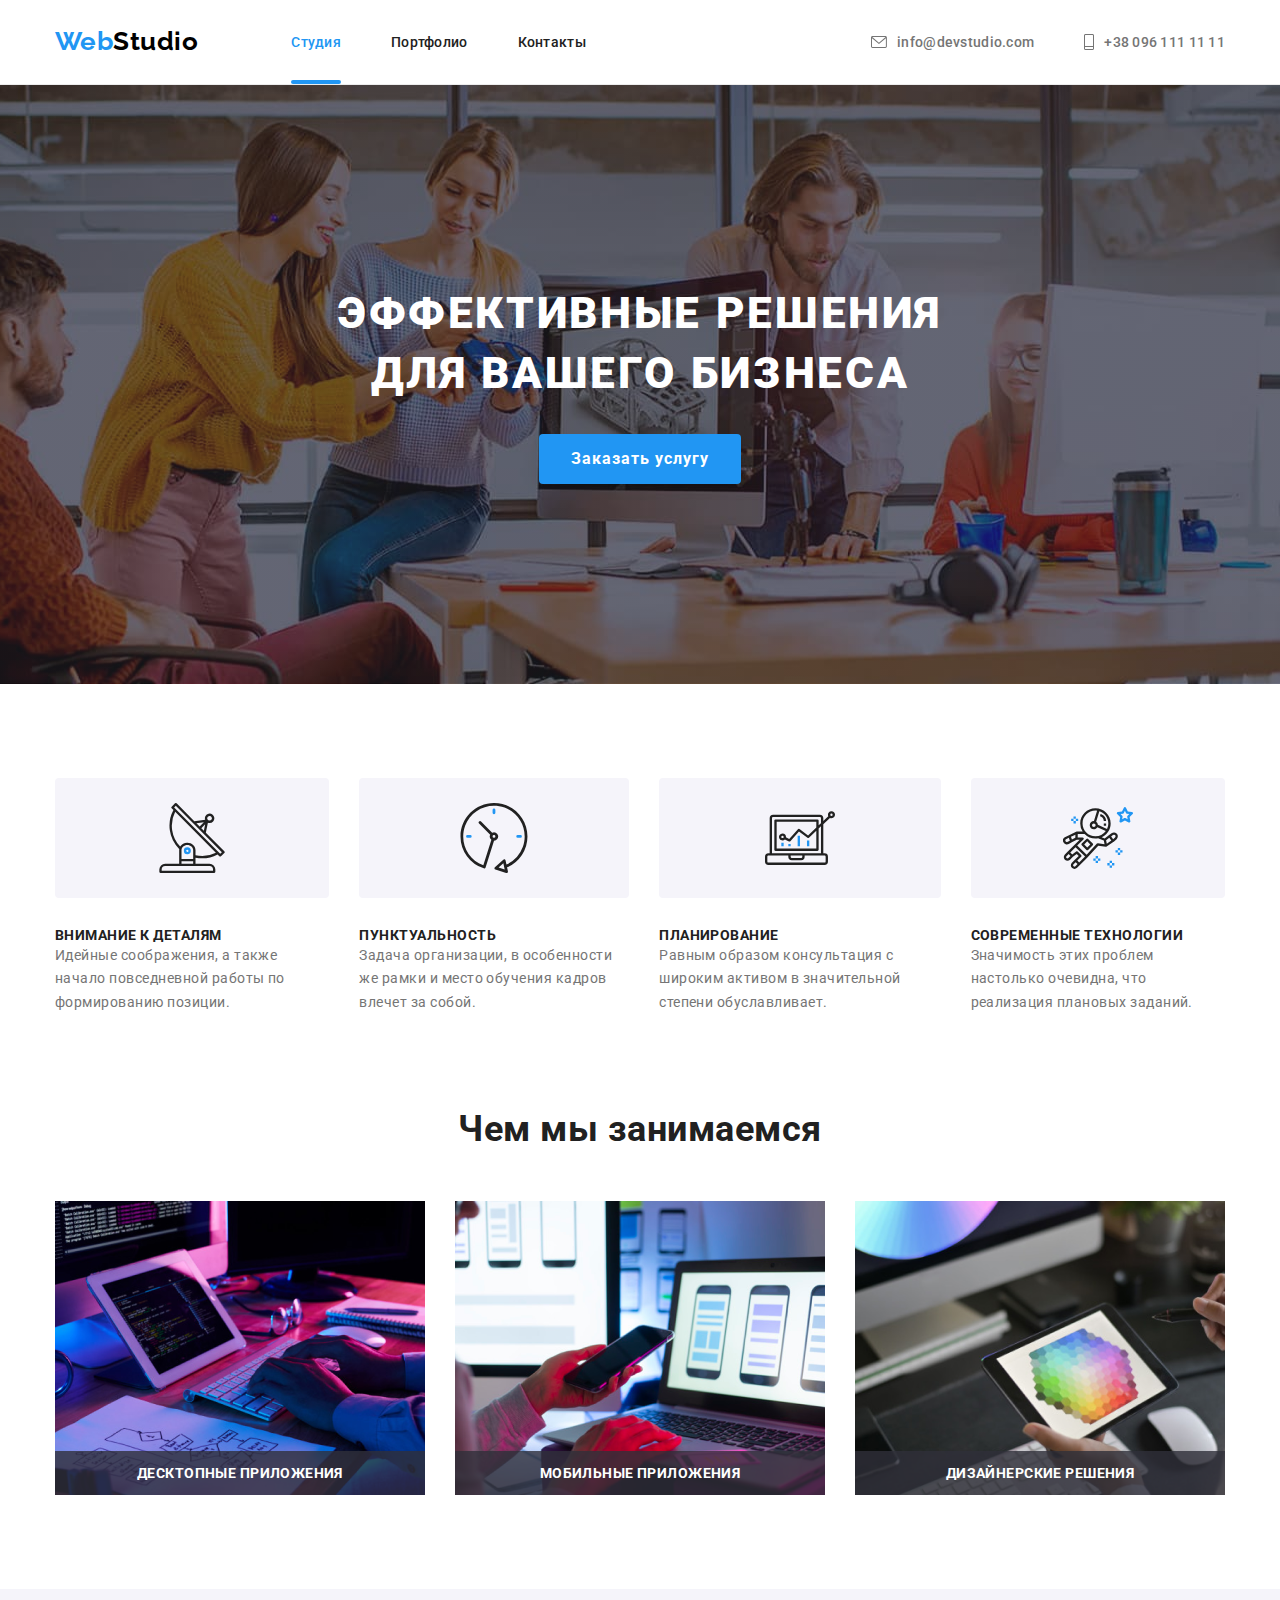
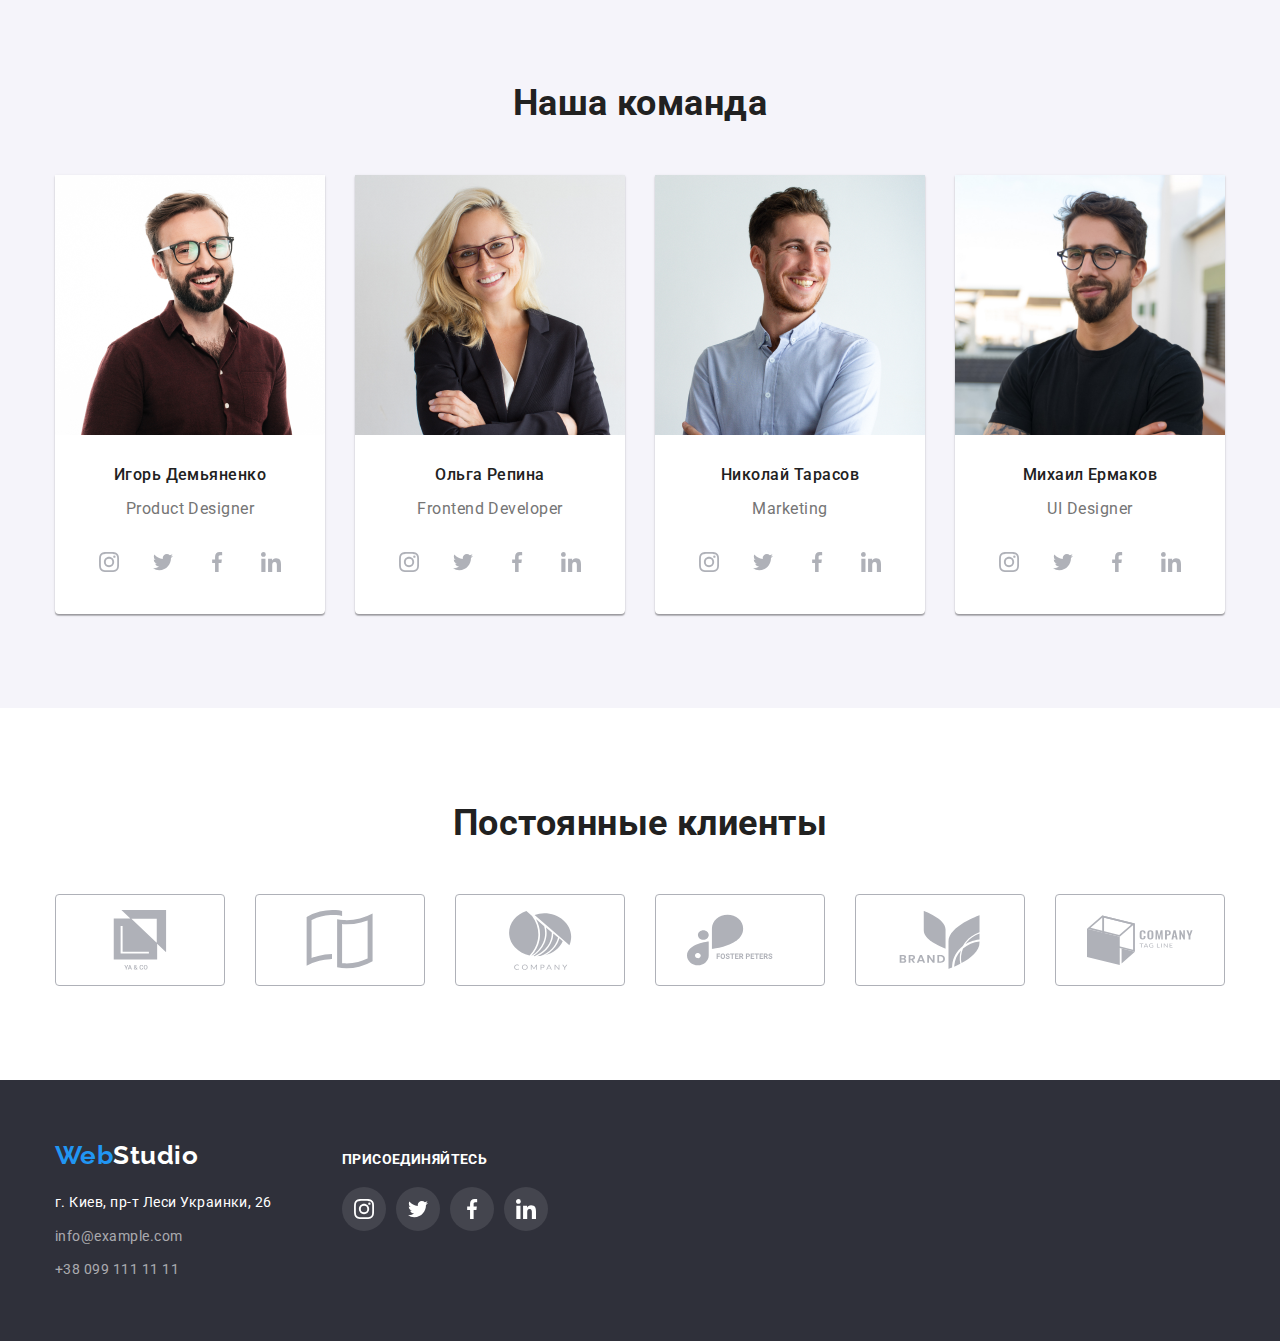
<file: index.html>
<!DOCTYPE html>
<html lang="ru">
<head>
    <meta charset="UTF-8">
    <meta http-equiv="X-UA-Compatible" content="IE=edge">
    <meta name="viewport" content="width=device-width, initial-scale=1.0">
    <link rel="stylesheet" href="./css/modern-normalize.css">
    <link rel="stylesheet" href="./css/styles.css">
    <link href="https://fonts.googleapis.com/css2?family=Raleway:wght@700&family=Roboto:wght@400;500;700;900&display=swap"
        rel="stylesheet">
        <title>Главная</title>
    </head>
    <body>
        <!--Заголовок-->
        
        <header>
            <div class="conteiner main-nav">
            <a href="./index.html" class="logo"><span class="logo-text">Web</span>Studio</a>
            <nav class="menu-nav">            
                <ul class="site-nav list">
                    <li class="item"><a href="./index.html" class="link current">Студия</a></li>
                    <li class="item"><a href="./portfolio.html" class="link">Портфолио</a></li>
                    <li class="item"><a href="" class="link">Контакты</a></li>
                </ul>
             </nav>
                <ul class="auth list">
                    <li class="item"><a href="mailto:info@devstudio.com" class="link">
                        <svg class="link-envelop" width="16" height="12">
                            <use href="images/icons.svg#icon-envelope"></use>
                        </svg>
                        info@devstudio.com</a></li> 
                    <li class="item"><a href="tel:+380961111111" class="link">
                        <svg class="link-tel" width="10" height="16"  >
                            <use href="images/icons.svg#icon-telefon"></use>
                        </svg>+38 096 111 11 11</a></li>
                </ul>
            </div>
        </header> 
       
        <!--  блок заказа услуг -->
        <main>
                                    
                        <section class="hero">
                            <div class="conteiner">
                            <h1 class="hero-title">Эффективные решения <br /> для вашего бизнеса</h1>
                            <button type="button" class="hero-button" data-modal-close>Заказать услугу</button>
                            <div class="backdrop is-hidden" data-modal>
                                <div class="modal">
                                  <button class="button-modal " data-modal-open>                                   
                                  </button>  
                                </div>
                            </div>
                        </div>
                        </section>
                    <!----------------- Мейн инфо блок ------------------->
                    <section class="section  feature">
                        <!--<h2>Особенности</h2>  скрытый заголовок-->
                        <div class="conteiner">
                        <ul class="feature-list list">
                            <li class="item">
                                <div class="icon-conteiner">
                                <svg class="future-icon">
                                    <use href="images/icons.svg#icon-antenna-1"></use>
                                </svg>
                                </div>
                                <h3 class="feature-title">Внимание к деталям</h3>
                                <p class="feature-text">Идейные соображения, а также начало повседневной работы по формированию позиции.</p>
                            </li>
                            <li class="item">
                                <div class="icon-conteiner">
                                    <svg class="future-icon">
                                        <use href="images/icons.svg#icon-clock-1"></use>
                                    </svg>
                                </div>
                                <h3 class="feature-title">Пунктуальность</h3>
                                <p class="feature-text">Задача организации, в особенности же рамки и место обучения кадров влечет за собой.</p>
                            </li>
                            <li class="item">
                                <div class="icon-conteiner">
                                    <svg class="future-icon">
                                        <use href="images/icons.svg#icon-diagram-1"></use>
                                    </svg>
                                </div>
                                <h3 class="feature-title">Планирование</h3>
                                <p class="feature-text">Равным образом консультация с широким активом в значительной степени обуславливает.</p>
                            </li>
                            <li class="item">
                                <div class="icon-conteiner">
                                    <svg class="future-icon">
                                        <use href="images/icons.svg#icon-astronaut-1"></use>
                                    </svg>
                                </div>
                                <h3 class="feature-title">Современные технологии</h3>
                                <p class="feature-text">Значимость этих проблем настолько очевидна, что реализация плановых заданий.</p>
                            </li>
                        </ul>
                        </div>
                    </section>
                    <!-- ------------ Чем мы занимаемся ----------------->
                    <section class="section  doing">
                        <div class="conteiner">
                        <h2 class="doing-title">Чем мы занимаемся</h2>
                        <ul class="doing-list list">
                            <li class="item">
                                <div class="thumb-doing">
                                    <h3 class="doing-cards-title">Десктопные приложения</h3>
                                </div>
                                <img src="./images/job1.png" alt="box1" width="370" height="294"></li>
                            <li class="item">
                                <div class="thumb-doing">
                                    <h3 class="doing-cards-title">Мобильные приложения</h3>
                                </div>
                                <img src="./images/job2.png" alt="box2" wi  dth="370" height="294"></li>
                            <li class="item">
                                <div class="thumb-doing">
                                    <h3 class="doing-cards-title">Дизайнерские решения</h3>
                                </div>
                                <img src="./images/job3.png" alt="box3" width="370" height="294"></li>
                        </ul>
                        </div>
                    </section>
                    <!--------------Секция - Наша команда---------------->
                    <section class="section  team-section">
                        <div class="conteiner">
                        <h2 class="team-title">Наша команда</h2>
                        <ul class="team list">
                            <li class="item"><img src="./images/mate1.png" alt="Игорь Демьяненко" width="270" height="260">
                                <div class="team-frame">
                                <h3 class="members-name">Игорь Демьяненко</h3>
                                <p class="profession" lang="en">Product Designer</p>
                                <ul class="team-social list">
                                    <li class="item"><a href="" class="social-link">
                                        <svg class="icon-diagram-1" width="20" height="20">
                                            <use href="images/icons.svg#icon-instagram-2"></use>
                                        </svg>
                                    </a></li>
                                    <li class="item"><a href="" class="social-link">
                                        <svg class="icon-diagram-1" width="20" height="20">
                                            <use href="images/icons.svg#icon-twitter-1"></use>
                                        </svg>
                                    </a></li>
                                    <li class="item"><a href="" class="social-link">
                                        <svg class="icon-diagram-1" width="20" height="20">
                                            <use href="images/icons.svg#icon-facebook-1"></use>
                                        </svg>
                                    </a></li>
                                    <li class="item"><a href="" class="social-link">
                                        <svg class="icon-diagram-1" width="20" height="20">
                                            <use href="images/icons.svg#icon-linkedin-1"></use>
                                        </svg>
                                    </a></li>
                                </ul>
                                </div>
                            </li>
                            <li class="item"><img src="./images/mate2.png" alt="Ольга Репина" width="270" height="260">
                                <div class="team-frame">
                                <h3 class="members-name">Ольга Репина</h3>
                                <p class="profession" lang="en">Frontend Developer</p>
                                <ul class="team-social list">
                                    <li class="item"><a href="" class="social-link">
                                        <svg class="icon-diagram-1" width="20" height="20">
                                            <use href="images/icons.svg#icon-instagram-2"></use>
                                        </svg>
                                    </a></li>
                                    <li class="item"><a href="" class="social-link">
                                        <svg class="icon-diagram-1" width="20" height="20">
                                            <use href="images/icons.svg#icon-twitter-1"></use>
                                        </svg>
                                    </a></li>
                                    <li class="item"><a href="" class="social-link">
                                        <svg class="icon-diagram-1" width="20" height="20">
                                            <use href="images/icons.svg#icon-facebook-1"></use>
                                        </svg>
                                    </a></li>
                                    <li class="item"><a href="" class="social-link">
                                        <svg class="icon-diagram-1" width="20" height="20">
                                            <use href="images/icons.svg#icon-linkedin-1"></use>
                                        </svg>
                                    </a></li>
                                </ul>
                                </div>
                            </li>
                            <li class="item"><img src="./images/mate3.png" alt="Николай Тарасов" width="270" height="260">
                               <div class="team-frame">
                                <h3 class="members-name">Николай Тарасов</h3>
                                <p class="profession" lang="en">Marketing</p>
                                 <ul class="team-social list">
                                    <li class="item"><a href="" class="social-link">
                                        <svg class="icon-diagram-1" width="20" height="20">
                                            <use href="images/icons.svg#icon-instagram-2"></use>
                                        </svg>
                                    </a></li>
                                    <li class="item"><a href="" class="social-link">
                                        <svg class="icon-diagram-1" width="20" height="20">
                                            <use href="images/icons.svg#icon-twitter-1"></use>
                                        </svg>
                                    </a></li>
                                    <li class="item"><a href="" class="social-link">
                                        <svg class="icon-diagram-1" width="20" height="20">
                                            <use href="images/icons.svg#icon-facebook-1"></use>
                                        </svg>
                                    </a></li>
                                    <li class="item"><a href="" class="social-link">
                                        <svg class="icon-diagram-1" width="20" height="20">
                                            <use href="images/icons.svg#icon-linkedin-1"></use>
                                        </svg>
                                    </a></li>
                                </ul>   
                                </div>

                            </li>
                            <li class="item"><img src="./images/mate4.jpg" alt="Михаил Ермаков" width="270" height="260">
                                <div class="team-frame">
                                <h3 class="members-name">Михаил Ермаков</h3>
                                <p class="profession" lang="en">UI Designer</p>
                                 <ul class="team-social list">
                                    <li class="item"><a href="" class="social-link">
                                        <svg class="icon-diagram-1" width="20" height="20">
                                            <use href="images/icons.svg#icon-instagram-2"></use>
                                        </svg>
                                    </a></li>
                                    <li class="item"><a href="" class="social-link">
                                        <svg class="icon-diagram-1" width="20" height="20">
                                            <use href="images/icons.svg#icon-twitter-1"></use>
                                        </svg>
                                    </a></li>
                                    <li class="item"><a href="" class="social-link">
                                        <svg class="icon-diagram-1" width="20" height="20">
                                            <use href="images/icons.svg#icon-facebook-1"></use>
                                        </svg>
                                    </a></li>
                                    <li class="item"><a href="" class="social-link">
                                        <svg class="icon-diagram-1" width="20" height="20">
                                            <use href="images/icons.svg#icon-linkedin-1"></use>
                                        </svg>
                                    </a></li>
                                </ul>   
                                </div>
                            </li>
                        </ul>
                        </div>               
                    
                    </section>
                    <!-- ---------- Наши постоянные клиенты ------------->
                    <section class="section clients">
                        <div class="conteiner">
                            <h2 class="clients-title">Постоянные клиенты</h2>
                            <ul class="clients-list list">
                                <li class=clients-item>
                                    <a href="" class="clients-link">
                                    <svg class="union" width="106" height="60">
                                        <use href="images/icons.svg#icon-union1"></use>
                                    </svg>
                                </a>
                                </li>
                                <li class=clients-item>
                                    <a href="" class="clients-link">
                                       <svg class="union" width="106" height="60">
                                        <use href="images/icons.svg#icon-union2"></use>
                                    </svg>                 
                                </a>
                                </li>
                                <li class=clients-item>
                                    <a href="" class="clients-link">
                                      <svg class="union" width="106" height="60">
                                        <use href="images/icons.svg#icon-union3"></use>
                                    </svg>              
                                </a>
                                </li>
                                <li class=clients-item>
                                    <a href="" class="clients-link">
                                      <svg class="union" width="106" height="60">
                                        <use href="images/icons.svg#icon-union4"></use>
                                    </svg>           
                                </a>
                                </li>
                                <li class=clients-item>
                                    <a href="" class="clients-link">
                                     <svg class="union" width="106" height="60">
                                        <use href="images/icons.svg#icon-union5"></use>
                                    </svg>       
                                </a>
                                </li>
                                <li class=clients-item>
                                    <a href="" class="clients-link">
                                     <svg class="union" width="106" height="60">
                                        <use href="images/icons.svg#icon-union6"></use>
                                    </svg>    
                                </a>
                                </li>
                            </ul>
                        </div>
                    </section>
        </main>
        <!-- Футер подвал  -->
        <footer class="footer">
            <div class="conteiner footer-flex">
                <div class="part1">
                <a href="./index.html" class="logo-footer"><span class="logo-text">Web</span>Studio</a>
            <address>
                <ul class="adress-nav list">
                    <li class="item"><a href="https://goo.gl/maps/UffcoD63sRhaBPBs8" target="_blank" rel="noopener noreferrer" class="adress-place">г. Киев, пр-т Леси Украинки, 26</a>
                    </li>   
                    <li class="item"><a href="mailto:info@example.com" class="footer-contacts">info@example.com</a>
                    </li>
                    <li class="item"><a href="tel:+380991111111" class="footer-contacts">+38 099 111 11 11</a>
                    </li>                        
                </ul>
            </address>
                </div>
              <div class="invite">
                  <h3 class="invite-title">присоединяйтесь</h3>
                <ul class="team-social list">
                    <li class="item"><a href="" class="social-link-footer">
                            <svg class="icon-diagram-1" width="20" height="20">
                                <use href="images/icons.svg#icon-instagram-2"></use>
                            </svg>
                        </a></li>
                    <li class="item"><a href="" class="social-link-footer">
                            <svg class="icon-diagram-1" width="20" height="20">
                                <use href="images/icons.svg#icon-twitter-1"></use>
                            </svg>
                        </a></li>
                    <li class="item"><a href="" class="social-link-footer">
                            <svg class="icon-diagram-1" width="20" height="20">
                                <use href="images/icons.svg#icon-facebook-1"></use>
                            </svg>
                        </a></li>
                    <li class="item"><a href="" class="social-link-footer">
                            <svg class="icon-diagram-1" width="20" height="20">
                                <use href="images/icons.svg#icon-linkedin-1"></use>
                            </svg>
                        </a></li>
                </ul>
            </div> 
            </div>
        </footer>
        <script src="./js/modal.js"></script>
    </body>
</html>
</file>
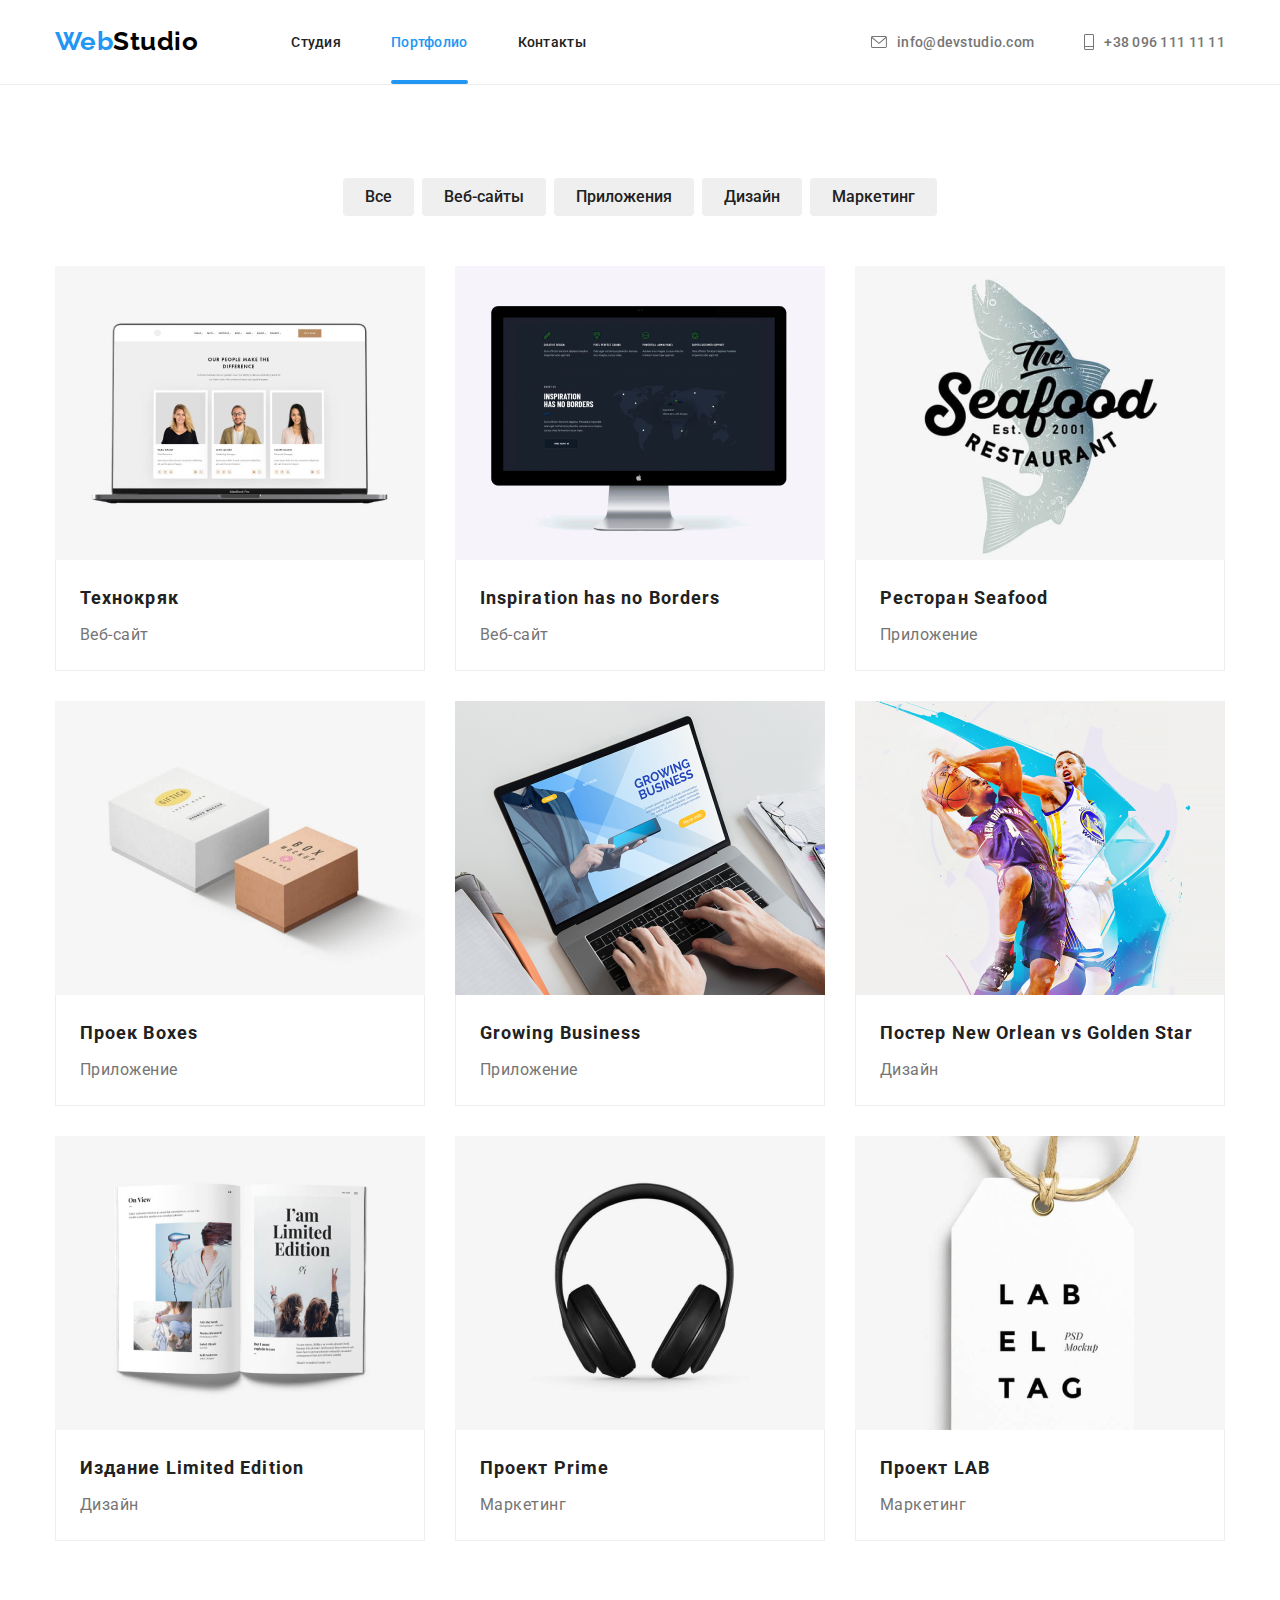
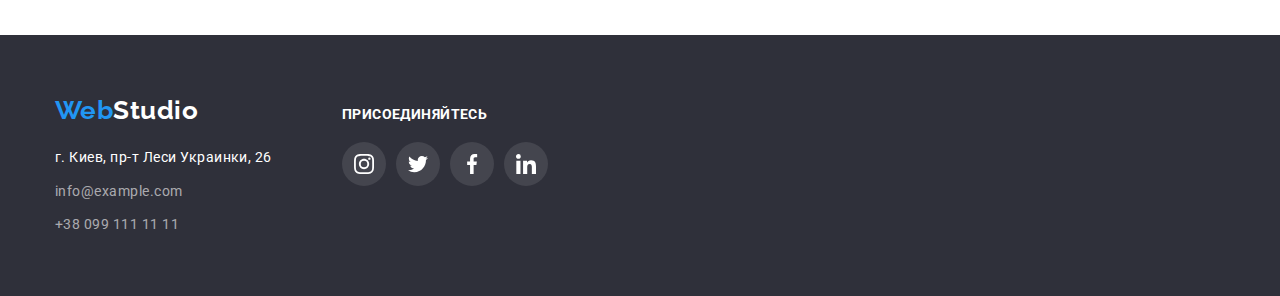
<file: portfolio.html>
<!DOCTYPE html>
<html lang="ru">
<head>
    <meta charset="UTF-8">
    <meta http-equiv="X-UA-Compatible" content="IE=edge">
    <meta name="viewport" content="width=device-width, initial-scale=1.0">
    <link rel="stylesheet" href="https://cdnjs.cloudflare.com/ajax/libs/modern-normalize/1.1.0/modern-normalize.min.css">
    <link rel="stylesheet" href="./css/styles.css">
    <link href="https://fonts.googleapis.com/css2?family=Raleway:wght@700&family=Roboto:wght@400;500;700;900&display=swap"
        rel="stylesheet">
    <title>Портфолио</title>
</head>

<body>
    <!--Заголовок-->
<header>
    <div class="conteiner main-nav">
        <a href="./index.html" class="logo"><span class="logo-text">Web</span>Studio</a>
        <nav class="menu-nav">
            <ul class="site-nav list">
                <li class="item"><a href="./index.html" class="link">Студия</a></li>
                <li class="item"><a href="./portfolio.html" class="link current">Портфолио</a></li>
                <li class="item"><a href="" class="link">Контакты</a></li>
            </ul>
        </nav>
        <ul class="auth list">
            <li class="item"><a href="mailto:info@devstudio.com" class="link">
                    <svg class="link-envelop" width="16" height="12">
                        <use href="images/icons.svg#icon-envelope"></use>
                    </svg>
                    info@devstudio.com</a></li>
            <li class="item"><a href="tel:+380961111111" class="link">
                    <svg class="link-tel" width="10" height="16">
                        <use href="images/icons.svg#icon-telefon"></use>
                    </svg>+38 096 111 11 11</a></li>
        </ul>
    </div>
</header>
    <main>
        <!--Фильтр списка проєктов-->
        <section class="section  filter-section">
            <!-- <h1>Список работ</h1> -->
            <div class="conteiner">
                <ul class="button-block list">
                    <li class="item"> <button class="filter-button" type="button">Все</button></li>
                    <li class="item"> <button class="filter-button" type="button">Веб-сайты</button></li>
                    <li class="item"> <button class="filter-button" type="button">Приложения</button></li>
                    <li class="item"> <button class="filter-button" type="button">Дизайн</button></li>
                    <li class="item"> <button class="filter-button" type="button">Маркетинг</button></li>
                </ul>   
         
                    <ul class="filter list">
                        <li class="item">                            
                            <a href="" class= "filter-link"> 
                                <div class="filter-hidden">
                               <img src="./images/tech.png" alt="Проект Технокряк" width="370" height="294">
                                <div class="product-overlay">
                                    <p class="overlay-text">Технокряк это современная площадка распространения коронавируса. Компании используют эту платформу для цифрового
                                    шпионажа и атак на защищённые сервера конкурентов.</p>
                                </div>
                                </div>
                                <div class="frame">                               
                                <h3 class="filter-title">Технокряк</h3>
                                <p class="filter-text">Веб-сайт</p>
                                </div>
                            </a>
                        </li>
                        <li class="item">                            
                            <a href="" class="filter-link">                              
                                <div class="filter-hidden">
                                <img src="./images/Inspiration.png" alt="Изображение Монитора" width="370" height="294">
                                    <div class="product-overlay">
                                        <p class="overlay-text"></p>
                                    </div>
                                </div>
                                <div class="frame">                               
                                <h3 class="filter-title" lang="en" >Inspiration has no Borders</h3>
                                <p class="filter-text">Веб-сайт</p>
                                </div>
                            </a>
                        </li>
                        <li class="item">
                            <a href="" class="filter-link">                                
                                
                                <div class="filter-hidden">
                                <img src="./images/Seafood.png" alt="Лого ресторана" width="370" height="294">
                                    <div class="product-overlay">
                                        <p class="overlay-text"></p>
                                    </div>
                                </div>
                                <div class="frame">
                                <h3 class="filter-title">Ресторан Seafood</h3>
                                <p class="filter-text">Приложение</p>
                                </div>
                            </a>    
                         </li>   
                        <li class="item"> 
                            <a href="" class="filter-link">                                
                                
                                <div class="filter-hidden">
                                <img src="./images/Boxes.png" alt=" Проект Boxes " width="370" height="294">
                                    <div class="product-overlay">
                                        <p class="overlay-text"></p>
                                    </div>
                                </div>
                                <div class="frame">
                                <h3 class="filter-title">Проек <span lang= "en">Boxes</span></h3>
                                <p class="filter-text">Приложение</p>
                                </div>
                            </a>
                        </li>
                        <li class="item"> 
                            <a href="" class="filter-link">                                
                                
                                <div class="filter-hidden">
                                <img src="./images/GBusness.png" alt=" Ищображение ноутбука " width="370" height="294">
                                    <div class="product-overlay">
                                        <p class="overlay-text"></p>
                                    </div>
                                </div>
                                <div class="frame">
                                <h3 class="filter-title" lang="en">Growing Business</h3>
                                <p class="filter-text">Приложение</p>
                                </div>
                            </a>
                         </li>                     
                        <li class="item">
                            <a href="" class="filter-link">                                
                                
                                <div class="filter-hidden">
                                <img src="./images/NewOrlean.png" alt="Игра в баскетбол" width="370" height="294">
                                    <div class="product-overlay">
                                        <p class="overlay-text"></p>
                                    </div>
                                </div>
                                <div class="frame">
                                <h3 class="filter-title">Постер <span lang="en">New Orlean vs Golden Star</span></h3>
                                <p class="filter-text">Дизайн</p>
                                </div>
                            </a>      
                         </li>
                        <li class="item">
                            <a href="" class="filter-link">                               
                               
                                <div class="filter-hidden">
                                <img src="./images/journal.png" alt="Журнал" width="370" height="294">
                                    <div class="product-overlay">
                                        <p class="overlay-text"></p>
                                    </div>
                                </div>
                               <div class="frame">
                                <h3  class="filter-title">Издание <span lang="en">Limited Edition</span></h3>
                               <p class="filter-text">Дизайн</p>
                                </div>
                            </a> 
                        </li>                   
                        <li class="item">
                            <a href="" class="filter-link">                               
                               
                                <div class="filter-hidden">
                                <img src="./images/Prime.png" alt="Наушники" width="370" height="294">
                                    <div class="product-overlay">
                                        <p class="overlay-text"></p>
                                    </div>
                                </div>
                               <div class="frame">
                                <h3  class="filter-title">Проект <span lang="en">Prime</span> </h3>
                               <p class="filter-text">Маркетинг</p>
                               </div> 
                             </a>
                        </li>
                        <li class="item">                            
                            <a href="" class="filter-link">                                
                                
                                <div class="filter-hidden">
                                <img src="./images/projectLAB.png" alt="LAB EL TAG" width="370" height="294">
                                    <div class="product-overlay">
                                        <p class="overlay-text"></p>
                                    </div>
                                </div>
                                <div class="frame">
                                <h3 class="filter-title">Проект <span lang="en">LAB</span> </h3>
                                <p class="filter-text">Маркетинг</p>
                                </div>
                            </a> 
                        </li>                
                    </ul>
                </div>
        </section>
    </main>
    <!-- Футер подвал  -->
    <footer class="footer">
        <div class="conteiner footer-flex">
            <div class="part1">
                <a href="./index.html" class="logo-footer"><span class="logo-text">Web</span>Studio</a>
                <address>
                    <ul class="adress-nav list">
                        <li class="item"><a href="https://goo.gl/maps/UffcoD63sRhaBPBs8" target="_blank"
                                rel="noopener noreferrer" class="adress-place">г. Киев, пр-т Леси Украинки, 26</a>
                        </li>
                        <li class="item"><a href="mailto:info@example.com" class="footer-contacts">info@example.com</a>
                        </li>
                        <li class="item"><a href="tel:+380991111111" class="footer-contacts">+38 099 111 11 11</a>
                        </li>
                    </ul>
                </address>
            </div>
            <div class="invite">
                <h3 class="invite-title">присоединяйтесь</h3>
                <ul class="team-social list">
                    <li class="item"><a href="" class="social-link-footer">
                            <svg class="icon-diagram-1" width="20" height="20">
                                <use href="images/icons.svg#icon-instagram-2"></use>
                            </svg>
                        </a></li>
                    <li class="item"><a href="" class="social-link-footer">
                            <svg class="icon-diagram-1" width="20" height="20">
                                <use href="images/icons.svg#icon-twitter-1"></use>
                            </svg>
                        </a></li>
                    <li class="item"><a href="" class="social-link-footer">
                            <svg class="icon-diagram-1" width="20" height="20">
                                <use href="images/icons.svg#icon-facebook-1"></use>
                            </svg>
                        </a></li>
                    <li class="item"><a href="" class="social-link-footer">
                            <svg class="icon-diagram-1" width="20" height="20">
                                <use href="images/icons.svg#icon-linkedin-1"></use>
                            </svg>
                        </a></li>
                </ul>
            </div>
        </div>
    </footer>
</body>

</html>
</file>
<file: css/styles.css>
body {
  color: var(--primary-text-color);
  background-color: var(--primary-white-color);
  letter-spacing: 0.03em;
  font-family: Roboto;
  /*-apple-system, BlinkMacSystemFont,
    "Segoe UI", "Roboto", "Oxygen",
    "Ubuntu", "Cantarell", "Fira Sans",
    "Droid Sans", "Helvetica Neue", sans-serif;*/
}
:root {
  --primary-text-color: #757575;
  --accent-color: #2196f3;
  --primary-white-color: #ffffff;
  --primary-title-text: #212121;
  --timing-function: cubic-bezier(0.4, 0, 0.2, 1);
}
/* цвет основного тектса #757575 */
/* вторичный цвет #212121 */
/*  акцент #2196F3 */
/* белый #FFFFFF */
/* adress text rgba(255, 255, 255, 0.6); */
/* основной цвет фона #E5E5E5 */
/* вторичный цвет фона #2F303A */
/* фон блока #F5F4FA; */

/* контейнер */
.conteiner {
  width: 1200px;
  padding-left: 15px;
  padding-right: 15px;
  margin-right: auto;
  margin-left: auto;
}
/*логотип*/
header {
  outline: 1px solid #ececec;
}
img {
  display: block;
  max-width: 100%;
  height: auto;
}
/*паддинг секций*/
.section {
  padding-top: 94px;
  padding-bottom: 94px;
}

.list {
  padding: 0;
  margin: 0;
  list-style: none;
}
.logo {
  font-family: Raleway;
  font-weight: bold;
  font-size: 26px;
  line-height: 1.2;
  /* identical to box height */

  color: #000000;
  text-decoration: none;
  margin-right: 93px;
}
.logo-text {
  color: var(--accent-color);
}
/*Site nav*/
.site-nav {
  display: flex;
}
.site-nav .item + .item {
  margin-left: 50px;
}
/*.site-nav .item:not(:last-child){
  outline: 1px solid red;
  margin-right: 50px;
}*/
.main-nav {
  display: flex;
  align-items: center;
}
.site-nav .link {
  display: block;
  font-weight: 500;
  font-size: 14px;
  line-height: 1.43;
  letter-spacing: 0.02em;
  color: var(--primary-title-text);
  text-decoration: none;

  padding-top: 32px;
  padding-bottom: 32px;
  transition: color 250ms var(--timing-function);
}
.site-nav .item {
}
.site-nav .link:hover,
.site-nav .link:focus {
  color: var(--accent-color);
}
.site-nav .link.current {
  color: var(--accent-color);
  display: block;
  position: relative;
}
.current::after {
  content: '';
  width: 100%;
  display: block;

  position: absolute;
  left: 0;
  bottom: 0;

  border: 2px solid var(--accent-color);
  border-radius: 2px;

  transform: scaleX(100%);
  transition: transform var(--timing-function) 2500ms;
}
.current:hover:after {
  transition: transform 2500ms var(--timing-function);
  transform: scaleX(0);
}
.auth {
  display: flex;
  margin-left: auto;
}
.auth .item + .item {
  margin-left: 50px;
}
/*-------------------------Иконки навигации------------------*/

.auth .link {
  display: flex;
  align-items: center;
  color: var(--primary-text-color);
  font-weight: 500;
  font-size: 14px;
  line-height: 1.43;
  letter-spacing: 0.02em;
  text-decoration: none;

  padding-top: 32px;
  padding-bottom: 32px;

  transition: color 250ms var(--timing-function);
}
.link-envelop {
  fill: #757575;
  margin-right: 10px;
  transition: fill 250ms var(--timing-function);
}
.link:hover .link-envelop,
.link:focus .link-envelop {
  fill: var(--accent-color);
}

.link-tel {
  fill: #757575;
  margin-right: 10px;
  transition: fill 250ms var(--timing-function);
}
.link:hover .link-tel,
.link:focus .link-tel {
  fill: var(--accent-color);
}
.auth .link:hover,
.auth .link:focus {
  color: var(--accent-color);
  transition: color 250ms var(--timing-function);
}
/*-------------------------блок заказа услуг--------------------*/
.hero {
  text-align: center;
  background-color: rgba(47, 48, 58, 0.4);
  background-image: linear-gradient(to right, rgba(47, 48, 58, 0.4), rgba(47, 48, 58, 0.4)),
    url(../images/background-Img.jpg);
  background-repeat: no-repeat;
  background-position: center;

  padding-top: 200px;
  padding-bottom: 200px;
}
.hero-title {
  color: var(--primary-white-color);
  font-weight: 900;
  font-size: 44px;
  line-height: 1.36;
  text-transform: uppercase;
  /* or 136% */
  letter-spacing: 0.06em;

  margin: 0;
  padding: 0;
  margin-bottom: 30px;
}

.hero-button {
  display: inline-flexbox;
  border: none;
  color: var(--primary-white-color);
  background-color: var(--accent-color);
  cursor: pointer;
  font-weight: bold;
  font-size: 16px;
  line-height: 1.87;
  font-family: inherit;
  /* identical to box height, or 187% */
  letter-spacing: 0.06em;

  box-shadow: 0px 4px 4px rgba(0, 0, 0, 0.15);
  border-radius: 4px;
  padding: 10px 32px;
}

.backdrop {
  position: fixed;
  z-index: 1;
  left: 0;
  top: 0;
  width: 100%;
  height: 100%;

  background-color: rgba(0, 0, 0, 0.2);

  opacity: 1;
  visibility: visible;
  transition: opacity 250ms var(--timing-function), visibility 250ms var(--timing-function);
}
.backdrop.is-hidden {
  visibility: hidden;
  opacity: 0;
  pointer-events: none;
}
.modal {
  position: absolute;
  top: 50%;
  left: 50%;
  transform: translate(-50%, -50%);

  min-width: 528px;
  min-height: 581px;
  padding: 8px;

  background: #ffffff;
  box-shadow: 0px 1px 3px rgba(0, 0, 0, 0.12), 0px 1px 1px rgba(0, 0, 0, 0.14),
    0px 2px 1px rgba(0, 0, 0, 0.2);
  border-radius: 4px;
}
.button-modal {
  display: inline-flexbox;
  border: none;
  cursor: pointer;
  box-sizing: border-box;
  position: absolute;
  right: 0;

  width: 30px;
  height: 30px;
  padding: 0;
  margin: 0;
  margin-right: 8px;

  background: #ffffff;
  background-image: url(../images/svg/close-black.svg);
  background-size: 18px;
  background-repeat: no-repeat;
  background-position: center;
  border: 1px solid rgba(0, 0, 0, 0.1);
  border-radius: 50%;
}
.hero-button-icon {
}
/*---------------------- Main info */
.feature-list {
  display: flex;
}
.feature-list .item + .item {
  margin-left: 30px;
}
.feature-title {
  color: var(--primary-title-text);
  font-weight: bold;
  font-size: 14px;
  line-height: 1.14;
  text-transform: uppercase;

  margin: 0;
  padding: 0;
}
.feature-text {
  color: var(--primary-text-color);
  font-size: 14px;
  line-height: 1.71;
  /* or 171% */

  margin: 0;
  padding: 0;
}
/* иконки мейн блока*/
.icon-conteiner {
  display: flex;
  align-items: center;
  justify-content: center;
  background-color: #f5f4fa;
  height: 120px;
  border-radius: 4px;
  margin-bottom: 30px;
}
.future-icon {
  width: 70px;
  height: 70px;
}
/* Чем мы занимаемся */
.section.doing {
  padding-top: 0;
}
.doing-list {
  display: flex;
}
.doing-list .item + .item {
  margin-left: 30px;
}
.doing-list .item {
  position: relative;
  z-index: 0;
}
.thumb-doing {
  width: 100%;
  position: absolute;
  bottom: 0;
  background-color: rgba(47, 48, 58, 0.8);
}
.doing-cards-title {
  font-weight: bold;
  font-size: 14px;
  line-height: calc(16 / 14);
  text-align: center;
  letter-spacing: 0.03em;
  text-transform: uppercase;

  color: var(--primary-white-color);
}
.doing-title {
  color: var(--primary-title-text);
  font-weight: bold;
  font-size: 36px;
  line-height: 1.16;
  text-align: center;

  margin: 0;
  padding: 0;
  margin-bottom: 50px;
}

/* Наша команда */
.team-section {
  background-color: #f5f4fa;
}
.team {
  display: flex;
  text-align: center;
}
.team > .item {
  background: #ffffff;
  /* material shadow v1 */
  box-shadow: 0px 1px 3px rgba(0, 0, 0, 0.12), 0px 1px 1px rgba(0, 0, 0, 0.14),
    0px 2px 1px rgba(0, 0, 0, 0.2);
  border-radius: 0px 0px 4px 4px;
}
.team .item + .item {
  margin-left: 30px;
}
.team-frame {
  padding: 30px 0;
  margin-left: auto;
  margin-right: auto;
}
.team-title {
  color: var(--primary-title-text);
  font-weight: bold;
  font-size: 36px;
  line-height: 1.16;
  text-align: center;

  margin: 0;
  padding: 0;
  margin-bottom: 50px;
}
.members-name {
  color: var(--primary-title-text);
  font-family: Roboto;
  font-weight: 500;
  font-size: 16px;
  line-height: 19px;
  /* identical to box height */
  margin: 0;
  padding: 0;
  margin-bottom: 10px;
}
.profession {
  color: var(--primary-text-color);
  font-size: 16px;
  line-height: 1.9;
  font-family: Roboto;
  font-weight: 400;
  /* identical to box height */
  margin: 0;
  padding: 0;
  margin-bottom: 16px;
}
/*---------social Нашей команды----------*/
.team-social {
  display: flex;
  justify-content: center;
}
.social-link {
  display: flex;
  align-items: center;
  justify-content: center;
  width: 44px;
  height: 44px;
  border-radius: 50%;
  background-color: var(--primary-white-color);
  color: #afb1b8;
  transition-property: background-color, color;
  transition-duration: 250ms;
  transition-timing-function: var(--timing-function);
}
.social-link:hover,
.social-link:focus {
  background-color: var(--accent-color);
  color: var(--primary-white-color);
}
.icon-diagram-1 {
  fill: currentColor;
}
.team-social .item + .item {
  margin-left: 10px;
}
/*<!-- ---------- Наши постоянные клиенты -------- -->*/
.clients {
  text-align: center;
}
.clients-title {
  font-family: Roboto;
  font-weight: bold;
  font-size: 36px;
  line-height: calc(42 / 36);
  color: var(--primary-title-text);
  margin: 0;
  padding: 0;
  margin-bottom: 50px;
}
.clients-list {
  display: flex;
}
.clients-link {
  display: flex;
  align-items: center;
  justify-content: center;
  width: 100%;
  height: 100%;

  border: 1px solid #afb1b8;
  color: var(--accent-color);
  background-color: var(--primary-white-color);
  border-radius: 4px;

  transition: border 250ms var(--timing-function);
}
.clients-item {
  width: 170px;
  height: 92px;
}
.clients-item + .clients-item {
  margin-left: 30px;
}
.clients-link:focus,
.clients-link:hover {
  border: 1px solid var(--accent-color);
}
.union {
  fill: #afb1b8;
  transition: fill 250ms var(--timing-function);
}
.clients-link:focus .union,
.clients-link:hover .union {
  fill: currentColor;
}
/* ---------------Подвал-------------- */
.footer {
  background-color: #2f303a;
  padding-top: 60px;
  padding-bottom: 60px;
}
.logo-footer {
  display: block;
  width: 145px;
  height: 31px;
  color: var(--primary-white-color);
  font-family: Raleway;
  font-weight: bold;
  font-size: 26px;
  line-height: calc(31 / 26);
  text-decoration: none;
  margin: 0;
  padding: 0;
  margin-bottom: 20px;
}
.logo-text {
}
.adress-place {
  color: var(--primary-white-color);
  font-style: normal;
  font-weight: normal;
  font-size: 14px;
  line-height: 1.71;
  text-decoration: none;
  /* or 171% */
  margin: 0;
  padding: 0;
}
.adress-nav .item + .item {
  margin-top: 9px;
}
.footer-contacts {
  color: rgba(255, 255, 255, 0.6);
  font-style: normal;
  font-weight: normal;
  font-size: 14px;
  line-height: 24px;
  text-decoration: none;
  /* or 171% */
  margin: 0;
  padding: 0;
}
/*Footer socials*/

.footer-flex {
  display: flex;
  align-items: baseline;
}
.invite {
  margin-left: 70px;
}
.invite-title {
  color: var(--primary-white-color);
  font-weight: bold;
  font-size: 14px;
  letter-spacing: 0.03em;
  line-height: calc(16 / 14);
  text-transform: uppercase;
  margin: 0;
  padding: 0;
  margin-bottom: 20px;
}
.social-link-footer {
  display: flex;
  justify-content: center;
  align-items: center;
  width: 44px;
  height: 44px;
  border-radius: 50%;
  background-color: rgba(255, 255, 255, 0.1);
  color: #afb1b8;
  transition: color, background-color 250ms var(--timing-function);
}
.social-link-footer .icon-diagram-1 {
  fill: var(--primary-white-color);
}
.social-link-footer:hover,
.social-link-footer:focus {
  background-color: var(--accent-color);
  color: var(--primary-white-color);
}
/* --ПОРТФОЛИО-- 
Фильтр списка проєктов */
.filter-section {
  padding-top: 94px;
  padding-bottom: 94px;
}
.filter-link {
  text-decoration: none;
}
.filter .item {
  transition-property: box-shadow;
  transition-duration: 2500ms;
}
.filter .item:hover,
.filter .item:focus {
  box-shadow: 0px 1px 1px rgba(0, 0, 0, 0.12), 0px 4px 4px rgba(0, 0, 0, 0.06),
    1px 4px 6px rgba(0, 0, 0, 0.16);
  transition: color, background-color, box-shadow 250ms var(--timing-function);
}
.filter-button {
  border: 0;
  color: var(--primary-title-text);
  font-weight: 500;
  font-size: 16px;
  line-height: 1.62;
  cursor: pointer;
  border-radius: 4px;
  /* identical to box height, or 162% */
  padding: 6px 22px;
  transition-property: box-shadow, color, background-color;
  transition-duration: 250ms;
  transition-timing-function: var(--timing-function);
}
.filter-button:hover,
.filter-button:focus {
  color: var(--primary-white-color);
  background-color: var(--accent-color);
  font-weight: 500;
  font-size: 16px;
  line-height: 1.62;
  box-shadow: 0px 3px 1px rgba(0, 0, 0, 0.1), 0px 1px 2px rgba(0, 0, 0, 0.08),
    0px 2px 2px rgba(0, 0, 0, 0.12);
  /* identical to box height, or 162% */
}
.button-block {
  display: flex;
  justify-content: center;
  margin-bottom: 50px;
}
.button-block .item + .item {
  margin-left: 8px;
}
.filter {
  display: flex;
  flex-wrap: wrap;
}
.filter .item {
  margin-right: 30px;
  margin-bottom: 30px;
}
.filter .item:nth-child(3n) {
  margin-right: 0;
}
.filter .item:nth-last-child(-n + 3) {
  margin-bottom: 0;
}

.frame {
  /*  outline: 1px solid #EEEEEE;
    outline: 1px solid #EEEEEE;
    outline: 1px solid #EEEEEE;   */
  border-right: 1px solid #eeeeee;
  border-left: 1px solid #eeeeee;
  border-bottom: 1px solid #eeeeee;
  padding: 20px 24px;
}
.filter-title {
  color: var(--primary-title-text);
  font-weight: bold;
  font-size: 18px;
  line-height: 2;
  /* identical to box height, or 200% */
  letter-spacing: 0.06em;

  margin: 0;
  /*padding: 20px 24px 0 24px;*/
  margin-bottom: 4px;
}
.filter-text {
  color: var(--primary-text-color);
  font-size: 16px;
  line-height: 1.87;
  /* identical to box height, or 187% */
  margin: 0;
  /*padding: 0 24px 20px 24px;*/
}
/* -------------Overlay-------------*/
.product-overlay {
  display: flex;
  border: none;
  width: 100%;
  height: 100%;

  padding: 63px 24px;

  position: absolute;
  top: 0;
  left: 0;

  background-color: rgba(33, 150, 243, 0.9);
  transform: translateY(100%);
  transition: transform 250ms var(--timing-function);
}
.filter-link:hover .product-overlay,
.filter-link:focus .product-overlay {
  transform: translateY(0);
  overflow: hidden;
}
.filter-hidden {
  position: relative;
  overflow: hidden;
  max-width: 370px;
  max-height: 294px;
}
.overlay-text {
  font-size: 18px;
  line-height: calc(28 / 18);
  margin: 0;
  padding: 0;

  color: var(--primary-white-color);
}
</file>
